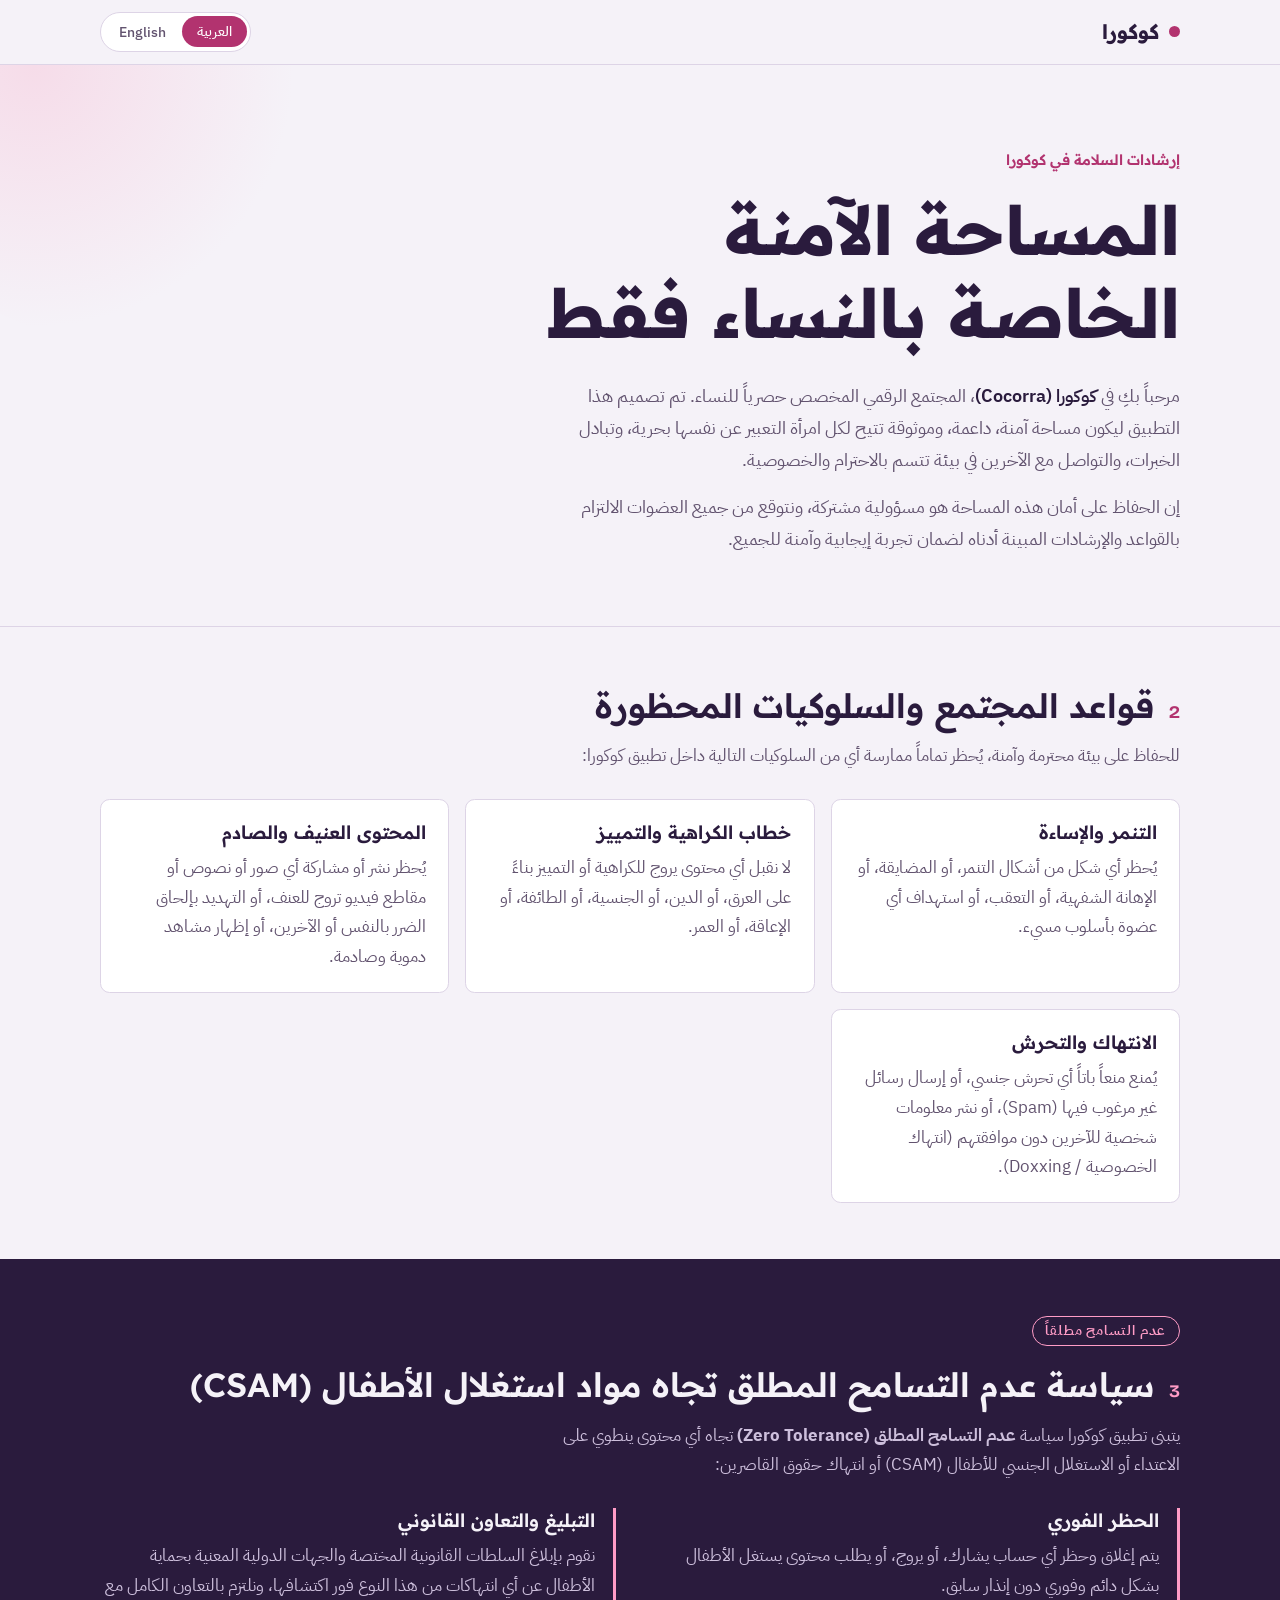
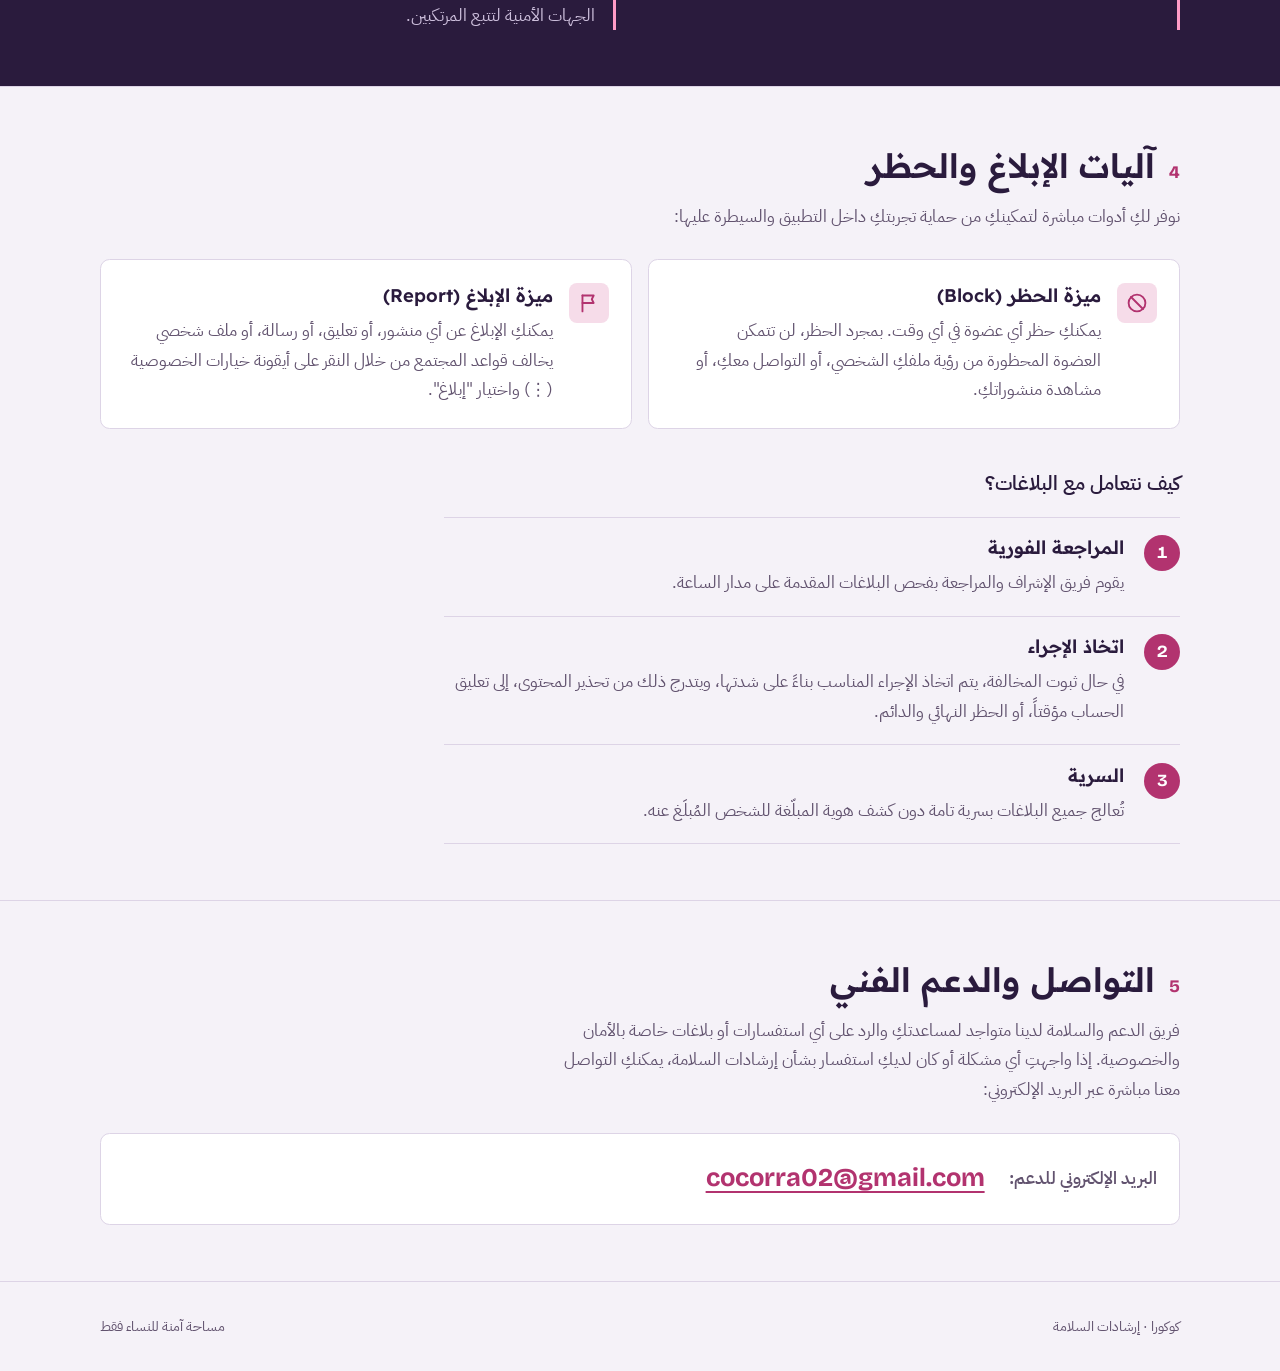
<file: index.html>
<!doctype html>
<html lang="ar" dir="rtl">
<head>
<meta charset="utf-8">
<meta name="viewport" content="width=device-width, initial-scale=1">
<title>Cocorra Safety Guidelines | إرشادات السلامة في كوكورا</title>
<meta name="description" content="Cocorra safety guidelines, a women-only safe space. إرشادات السلامة في كوكورا، المساحة الآمنة الخاصة بالنساء فقط.">
<link rel="preconnect" href="https://fonts.googleapis.com">
<link rel="preconnect" href="https://fonts.gstatic.com" crossorigin>
<link rel="stylesheet" href="https://fonts.googleapis.com/css2?family=Bricolage+Grotesque:wght@500;700;800&family=IBM+Plex+Sans:wght@400;500;600&family=IBM+Plex+Sans+Arabic:wght@400;500;600&family=Readex+Pro:wght@500;600;700&display=swap">
<link rel="stylesheet" href="style.css">
</head>
<body>
<input class="lang-radio" type="radio" name="lang" id="l-ar" checked aria-label="العربية">
<input class="lang-radio" type="radio" name="lang" id="l-en" aria-label="English">

<div class="page">
  <header class="bar">
    <div class="wrap">
      <a class="brand" href="#top"><span class="dot" aria-hidden="true"></span><span class="ar" lang="ar">كوكورا</span><span class="en" lang="en">Cocorra</span></a>
      <div class="switch" role="group" aria-label="Language / اللغة">
        <label class="lab-ar" for="l-ar" lang="ar">العربية</label>
        <label class="lab-en" for="l-en" lang="en">English</label>
      </div>
    </div>
  </header>

  <main id="top">
    <!-- 1. Welcome -->
    <div class="hero">
      <div class="wrap">
        <p class="eyebrow"><span class="ar" lang="ar">إرشادات السلامة في كوكورا</span><span class="en" lang="en">Cocorra Safety Guidelines</span></p>
        <h1><span class="ar" lang="ar">المساحة الآمنة الخاصة بالنساء فقط</span><span class="en" lang="en">A safe space for women only</span></h1>
        <p class="lead">
          <span class="ar" lang="ar">مرحباً بكِ في <strong>كوكورا (Cocorra)</strong>، المجتمع الرقمي المخصص حصرياً للنساء. تم تصميم هذا التطبيق ليكون مساحة آمنة، داعمة، وموثوقة تتيح لكل امرأة التعبير عن نفسها بحرية، وتبادل الخبرات، والتواصل مع الآخرين في بيئة تتسم بالاحترام والخصوصية.</span>
          <span class="en" lang="en">Welcome to <strong>Cocorra</strong>, the digital community built exclusively for women. The app is designed to be a safe, supportive and trusted space where every woman can express herself freely, share experiences and connect with others in an environment of respect and privacy.</span>
        </p>
        <p class="lead">
          <span class="ar" lang="ar">إن الحفاظ على أمان هذه المساحة هو مسؤولية مشتركة، ونتوقع من جميع العضوات الالتزام بالقواعد والإرشادات المبينة أدناه لضمان تجربة إيجابية وآمنة للجميع.</span>
          <span class="en" lang="en">Keeping this space safe is a shared responsibility. We expect every member to follow the rules and guidelines below so that everyone has a positive and secure experience.</span>
        </p>
      </div>
    </div>

    <!-- 2. Community rules -->
    <section id="rules">
      <div class="wrap">
        <div class="sec-head">
          <span class="sec-no">2</span>
          <h2><span class="ar" lang="ar">قواعد المجتمع والسلوكيات المحظورة</span><span class="en" lang="en">Community rules and prohibited behavior</span></h2>
        </div>
        <p class="sec-intro"><span class="ar" lang="ar">للحفاظ على بيئة محترمة وآمنة، يُحظر تماماً ممارسة أي من السلوكيات التالية داخل تطبيق كوكورا:</span><span class="en" lang="en">To keep this environment respectful and safe, none of the following behavior is allowed anywhere in Cocorra:</span></p>
        <ul class="rules">
          <li>
            <h3><span class="ar" lang="ar">التنمر والإساءة</span><span class="en" lang="en">Bullying and abuse</span></h3>
            <p><span class="ar" lang="ar">يُحظر أي شكل من أشكال التنمر، أو المضايقة، أو الإهانة الشفهية، أو التعقب، أو استهداف أي عضوة بأسلوب مسيء.</span><span class="en" lang="en">Any form of bullying, harassment, verbal insults, stalking, or targeting a member in an abusive way is prohibited.</span></p>
          </li>
          <li>
            <h3><span class="ar" lang="ar">خطاب الكراهية والتمييز</span><span class="en" lang="en">Hate speech and discrimination</span></h3>
            <p><span class="ar" lang="ar">لا نقبل أي محتوى يروج للكراهية أو التمييز بناءً على العرق، أو الدين، أو الجنسية، أو الطائفة، أو الإعاقة، أو العمر.</span><span class="en" lang="en">We do not accept content that promotes hatred or discrimination based on race, religion, nationality, sect, disability or age.</span></p>
          </li>
          <li>
            <h3><span class="ar" lang="ar">المحتوى العنيف والصادم</span><span class="en" lang="en">Violent and shocking content</span></h3>
            <p><span class="ar" lang="ar">يُحظر نشر أو مشاركة أي صور أو نصوص أو مقاطع فيديو تروج للعنف، أو التهديد بإلحاق الضرر بالنفس أو الآخرين، أو إظهار مشاهد دموية وصادمة.</span><span class="en" lang="en">Posting or sharing images, text or videos that promote violence, threaten harm to oneself or others, or show graphic and shocking scenes is prohibited.</span></p>
          </li>
          <li>
            <h3><span class="ar" lang="ar">الانتهاك والتحرش</span><span class="en" lang="en">Violations and harassment</span></h3>
            <p><span class="ar" lang="ar">يُمنع منعاً باتاً أي تحرش جنسي، أو إرسال رسائل غير مرغوب فيها (Spam)، أو نشر معلومات شخصية للآخرين دون موافقتهم (انتهاك الخصوصية / Doxxing).</span><span class="en" lang="en">Sexual harassment, unwanted messages (spam), and sharing other people's personal information without their consent (privacy violation / doxxing) are strictly forbidden.</span></p>
          </li>
        </ul>
      </div>
    </section>

    <!-- 3. Zero tolerance -->
    <section id="zero-tolerance" class="zero">
      <div class="wrap">
        <span class="tag"><span class="ar" lang="ar">عدم التسامح مطلقاً</span><span class="en" lang="en">Zero Tolerance</span></span>
        <div class="sec-head">
          <span class="sec-no">3</span>
          <h2><span class="ar" lang="ar">سياسة عدم التسامح المطلق تجاه مواد استغلال الأطفال (CSAM)</span><span class="en" lang="en">Zero-tolerance policy on child sexual abuse material (CSAM)</span></h2>
        </div>
        <p class="sec-intro"><span class="ar" lang="ar">يتبنى تطبيق كوكورا سياسة <strong>عدم التسامح المطلق (Zero Tolerance)</strong> تجاه أي محتوى ينطوي على الاعتداء أو الاستغلال الجنسي للأطفال (CSAM) أو انتهاك حقوق القاصرين:</span><span class="en" lang="en">Cocorra applies a <strong>Zero Tolerance</strong> policy to any content involving the sexual abuse or exploitation of children (CSAM) or the violation of minors' rights:</span></p>
        <ul class="acts">
          <li>
            <h3><span class="ar" lang="ar">الحظر الفوري</span><span class="en" lang="en">Immediate ban</span></h3>
            <p><span class="ar" lang="ar">يتم إغلاق وحظر أي حساب يشارك، أو يروج، أو يطلب محتوى يستغل الأطفال بشكل دائم وفوري دون إنذار سابق.</span><span class="en" lang="en">Any account that shares, promotes or requests content that exploits children is closed and banned permanently and immediately, without prior warning.</span></p>
          </li>
          <li>
            <h3><span class="ar" lang="ar">التبليغ والتعاون القانوني</span><span class="en" lang="en">Reporting and legal cooperation</span></h3>
            <p><span class="ar" lang="ar">نقوم بإبلاغ السلطات القانونية المختصة والجهات الدولية المعنية بحماية الأطفال عن أي انتهاكات من هذا النوع فور اكتشافها، ونلتزم بالتعاون الكامل مع الجهات الأمنية لتتبع المرتكبين.</span><span class="en" lang="en">We report any such violation to the competent legal authorities and international child-protection bodies as soon as we detect it, and we cooperate fully with law enforcement to trace those responsible.</span></p>
          </li>
        </ul>
      </div>
    </section>

    <!-- 4. Reporting and blocking -->
    <section id="report">
      <div class="wrap">
        <div class="sec-head">
          <span class="sec-no">4</span>
          <h2><span class="ar" lang="ar">آليات الإبلاغ والحظر</span><span class="en" lang="en">Reporting and blocking</span></h2>
        </div>
        <p class="sec-intro"><span class="ar" lang="ar">نوفر لكِ أدوات مباشرة لتمكينكِ من حماية تجربتكِ داخل التطبيق والسيطرة عليها:</span><span class="en" lang="en">We give you direct tools to protect and control your experience inside the app:</span></p>

        <div class="tools">
          <div class="tool">
            <svg viewBox="0 0 24 24" fill="none" stroke="currentColor" stroke-width="2" stroke-linecap="round" aria-hidden="true"><circle cx="12" cy="12" r="9"/><path d="M5.6 5.6l12.8 12.8"/></svg>
            <div>
              <h3><span class="ar" lang="ar">ميزة الحظر (Block)</span><span class="en" lang="en">Block</span></h3>
              <p><span class="ar" lang="ar">يمكنكِ حظر أي عضوة في أي وقت. بمجرد الحظر، لن تتمكن العضوة المحظورة من رؤية ملفكِ الشخصي، أو التواصل معكِ، أو مشاهدة منشوراتكِ.</span><span class="en" lang="en">You can block any member at any time. Once blocked, she can no longer see your profile, contact you, or view your posts.</span></p>
            </div>
          </div>
          <div class="tool">
            <svg viewBox="0 0 24 24" fill="none" stroke="currentColor" stroke-width="2" stroke-linecap="round" stroke-linejoin="round" aria-hidden="true"><path d="M5 21V4"/><path d="M5 4h12l-2 4 2 4H5"/></svg>
            <div>
              <h3><span class="ar" lang="ar">ميزة الإبلاغ (Report)</span><span class="en" lang="en">Report</span></h3>
              <p><span class="ar" lang="ar">يمكنكِ الإبلاغ عن أي منشور، أو تعليق، أو رسالة، أو ملف شخصي يخالف قواعد المجتمع من خلال النقر على أيقونة خيارات الخصوصية (⋮) واختيار "إبلاغ".</span><span class="en" lang="en">You can report any post, comment, message or profile that breaks the community rules. Tap the privacy options icon (⋮) and choose "Report".</span></p>
            </div>
          </div>
        </div>

        <p class="sub"><span class="ar" lang="ar">كيف نتعامل مع البلاغات؟</span><span class="en" lang="en">How we handle reports</span></p>
        <ol class="steps">
          <li>
            <div>
              <h3><span class="ar" lang="ar">المراجعة الفورية</span><span class="en" lang="en">Immediate review</span></h3>
              <p><span class="ar" lang="ar">يقوم فريق الإشراف والمراجعة بفحص البلاغات المقدمة على مدار الساعة.</span><span class="en" lang="en">Our moderation team reviews submitted reports around the clock.</span></p>
            </div>
          </li>
          <li>
            <div>
              <h3><span class="ar" lang="ar">اتخاذ الإجراء</span><span class="en" lang="en">Taking action</span></h3>
              <p><span class="ar" lang="ar">في حال ثبوت المخالفة، يتم اتخاذ الإجراء المناسب بناءً على شدتها، ويتدرج ذلك من تحذير المحتوى، إلى تعليق الحساب مؤقتاً، أو الحظر النهائي والدائم.</span><span class="en" lang="en">If the violation is confirmed, we take action based on its severity, ranging from a content warning to a temporary account suspension or a final, permanent ban.</span></p>
            </div>
          </li>
          <li>
            <div>
              <h3><span class="ar" lang="ar">السرية</span><span class="en" lang="en">Confidentiality</span></h3>
              <p><span class="ar" lang="ar">تُعالج جميع البلاغات بسرية تامة دون كشف هوية المبلّغة للشخص المُبلَغ عنه.</span><span class="en" lang="en">All reports are handled in complete confidence. The reporter's identity is never revealed to the person reported.</span></p>
            </div>
          </li>
        </ol>
      </div>
    </section>

    <!-- 5. Contact -->
    <section id="contact">
      <div class="wrap">
        <div class="sec-head">
          <span class="sec-no">5</span>
          <h2><span class="ar" lang="ar">التواصل والدعم الفني</span><span class="en" lang="en">Contact and support</span></h2>
        </div>
        <p class="sec-intro">
          <span class="ar" lang="ar">فريق الدعم والسلامة لدينا متواجد لمساعدتكِ والرد على أي استفسارات أو بلاغات خاصة بالأمان والخصوصية. إذا واجهتِ أي مشكلة أو كان لديكِ استفسار بشأن إرشادات السلامة، يمكنكِ التواصل معنا مباشرة عبر البريد الإلكتروني:</span>
          <span class="en" lang="en">Our support and safety team is here to help with any question or report about safety and privacy. If you run into a problem or have a question about these guidelines, contact us directly by email:</span>
        </p>
        <div class="contact">
          <span class="label"><span class="ar" lang="ar">البريد الإلكتروني للدعم:</span><span class="en" lang="en">Support email:</span></span>
          <a class="addr" href="mailto:cocorra02@gmail.com">cocorra02@gmail.com</a>
        </div>
      </div>
    </section>
  </main>

  <footer>
    <div class="wrap">
      <span><span class="ar" lang="ar">كوكورا · إرشادات السلامة</span><span class="en" lang="en">Cocorra · Safety Guidelines</span></span>
      <span><span class="ar" lang="ar">مساحة آمنة للنساء فقط</span><span class="en" lang="en">A safe space for women only</span></span>
    </div>
  </footer>
</div>
</body>
</html>
</file>
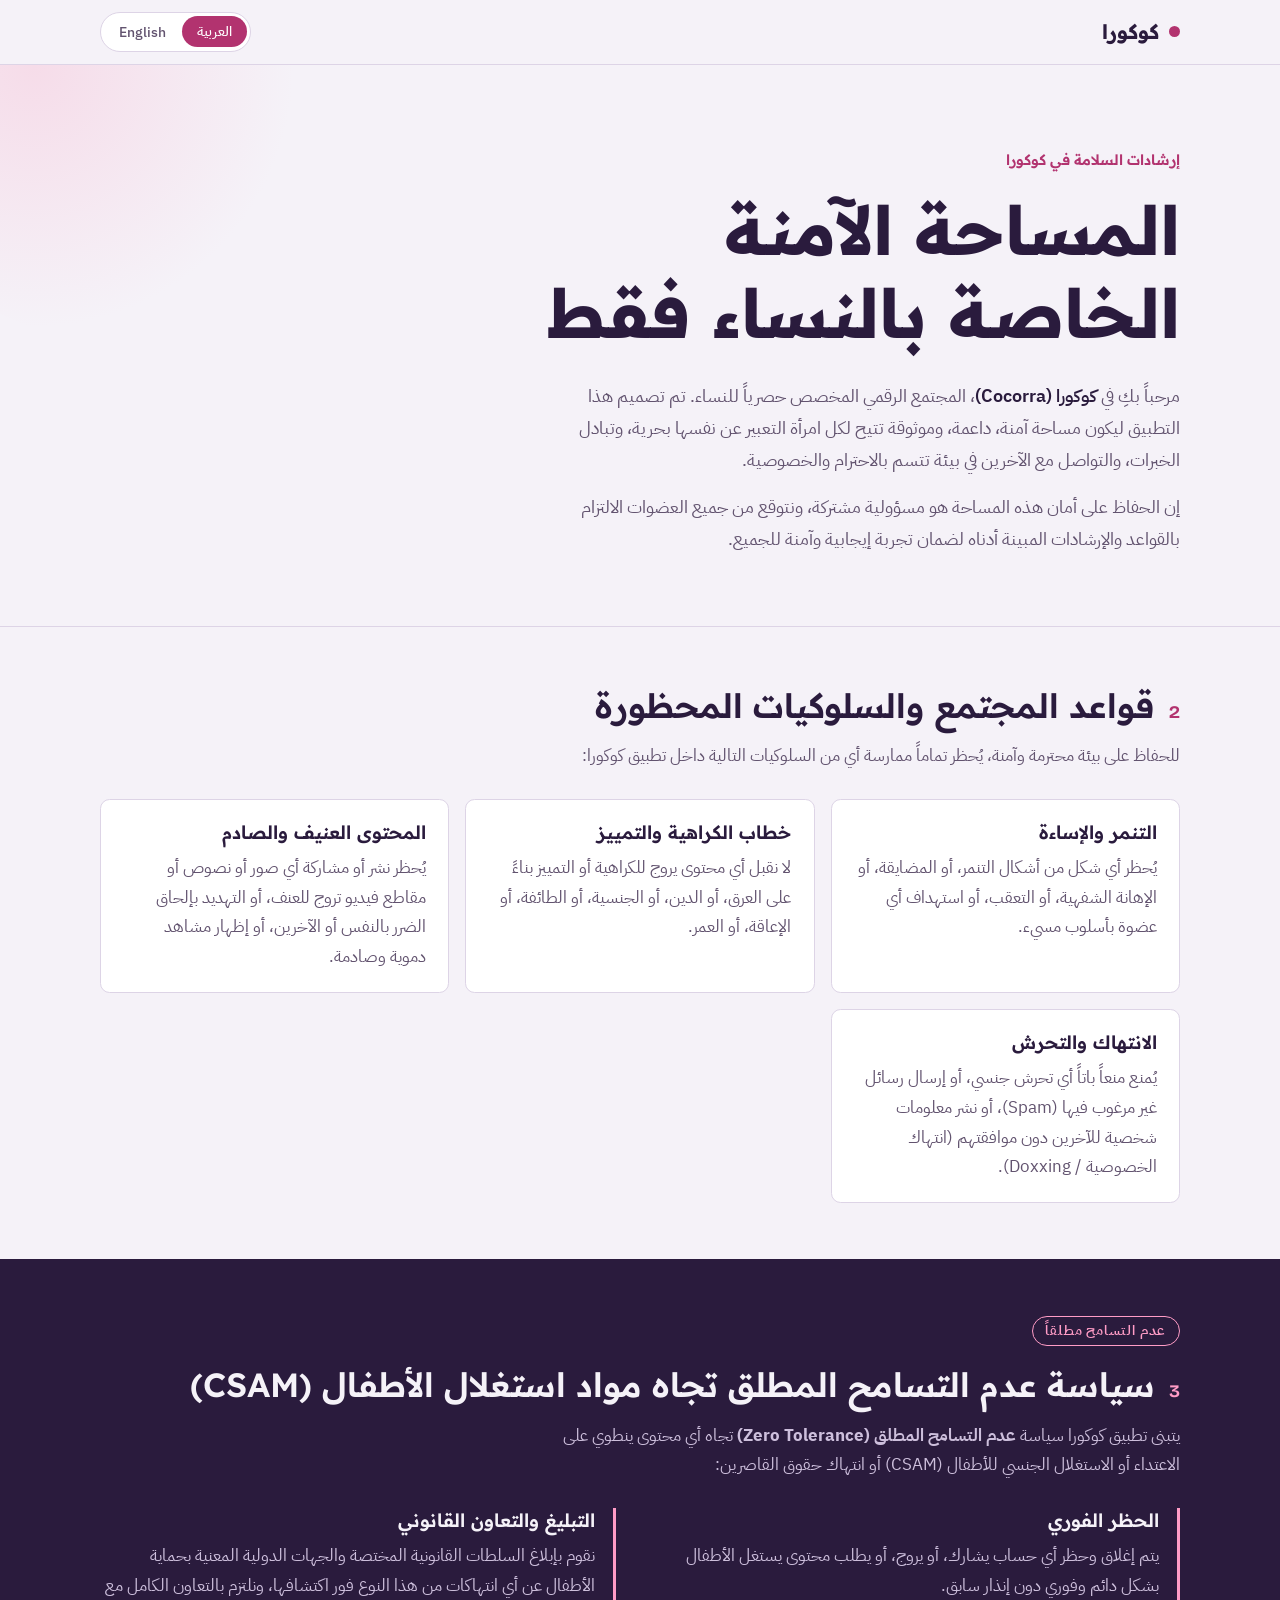
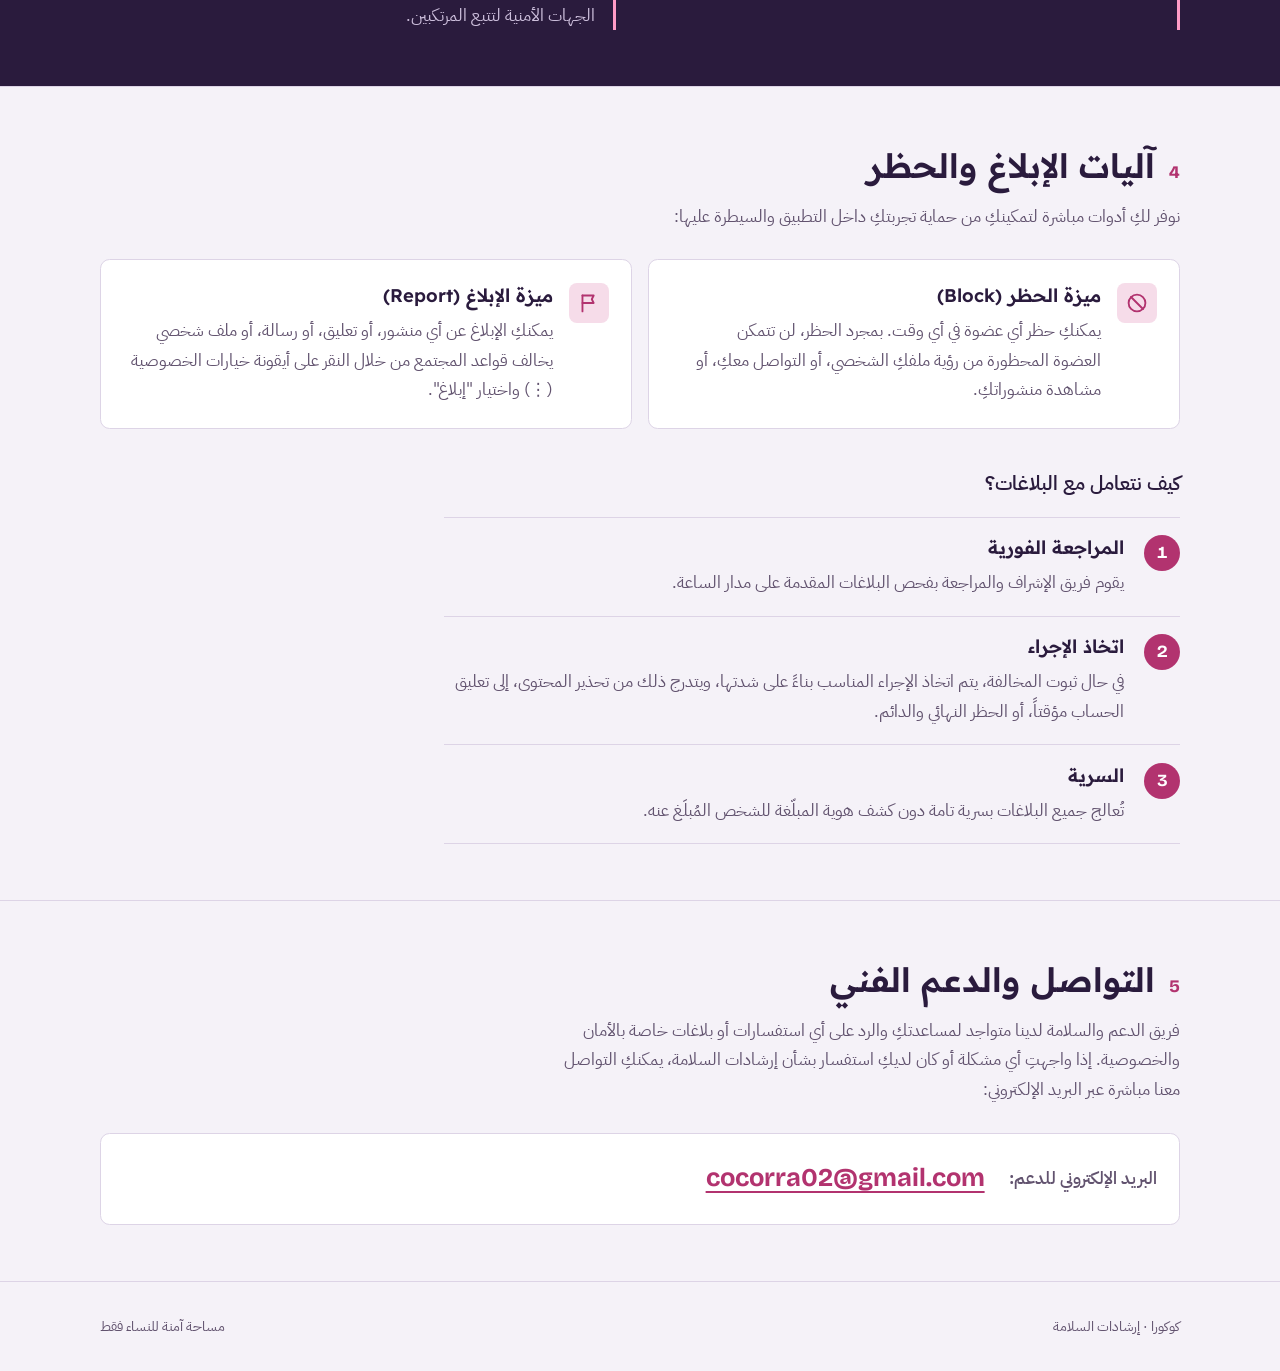
<file: Cocorra Safety Guidelines.html>
<!doctype html><html><head><meta charset=utf8><meta name=viewport content="width=device-width,initial-scale=1,viewport-fit=cover"><style>:root{color-scheme:light;box-sizing:border-box;padding-top:env(safe-area-inset-top,0px);padding-bottom:env(safe-area-inset-bottom,0px)}html{scroll-padding-top:env(safe-area-inset-top,0px)}body{margin:0;padding:0;font:14px -apple-system,BlinkMacSystemFont,sans-serif;background:#fff;color:#000}img{max-width:100%}[hidden]:not([hidden=until-found i]){display:none!important}</style></head><body>
<title>Cocorra Safety Guidelines</title>
<link rel="preconnect" href="https://fonts.googleapis.com">
<link rel="preconnect" href="https://fonts.gstatic.com" crossorigin>
<link rel="stylesheet" href="https://fonts.googleapis.com/css2?family=Bricolage+Grotesque:wght@500;700;800&family=IBM+Plex+Sans:wght@400;500;600&family=IBM+Plex+Sans+Arabic:wght@400;500;600&family=Readex+Pro:wght@500;600;700&display=swap">
<style>
/* Layout: a single calm reading column on a lilac ground. A sticky bar holds the AR/EN switch; the zero-tolerance policy is the one dark, heavy block, everything else stays light. Direction flips with the language through logical properties only. */
:root {
  --bg: #f5f2f8;
  --surface: #ffffff;
  --fg: #2a1b3d;
  --muted: #62536f;
  --line: #ddd4e6;
  --accent: #b2336f;
  --accent-soft: #f6dce9;
  --on-accent: #ffffff;
  --strong-bg: #2a1b3d;
  --strong-fg: #f5f2f8;
  --strong-muted: #cdbfdc;
  --strong-accent: #ff9cc6;

  --font-display-en: "Bricolage Grotesque", "IBM Plex Sans", system-ui, sans-serif;
  --font-body-en: "IBM Plex Sans", system-ui, sans-serif;
  --font-display-ar: "Readex Pro", "IBM Plex Sans Arabic", system-ui, sans-serif;
  --font-body-ar: "IBM Plex Sans Arabic", system-ui, sans-serif;
}
@media (prefers-color-scheme: dark) {
  :root:not([data-theme="light"]) {
    --bg: #150f1d;
    --surface: #211830;
    --fg: #f1ebf7;
    --muted: #b7a9c6;
    --line: #382a4a;
    --accent: #ff8fc0;
    --accent-soft: #3d2040;
    --on-accent: #2a1b3d;
    --strong-bg: #3a2352;
    --strong-fg: #f8f3fc;
    --strong-muted: #d8c9e8;
    --strong-accent: #ffb0d3;
    color-scheme: dark;
  }
}
:root[data-theme="dark"] {
  --bg: #150f1d;
  --surface: #211830;
  --fg: #f1ebf7;
  --muted: #b7a9c6;
  --line: #382a4a;
  --accent: #ff8fc0;
  --accent-soft: #3d2040;
  --on-accent: #2a1b3d;
  --strong-bg: #3a2352;
  --strong-fg: #f8f3fc;
  --strong-muted: #d8c9e8;
  --strong-accent: #ffb0d3;
  color-scheme: dark;
}

*, *::before, *::after { box-sizing: border-box; }
body {
  background: var(--bg);
  color: var(--fg);
  line-height: 1.75;
  font-size: 1.0625rem;
  -webkit-font-smoothing: antialiased;
}

/* Language switch: radios sit before .page so sibling selectors can drive everything */
.lang-radio { position: absolute; opacity: 0; pointer-events: none; }
.page { direction: rtl; min-height: 100vh; }
#l-en:checked ~ .page { direction: ltr; }
.en { display: none; }
#l-en:checked ~ .page .en { display: inline; }
#l-en:checked ~ .page .ar { display: none; }

.ar { font-family: var(--font-body-ar); }
.en { font-family: var(--font-body-en); }
h1 .ar, h2 .ar, h3 .ar, .brand .ar, .eyebrow .ar { font-family: var(--font-display-ar); }
h1 .en, h2 .en, h3 .en, .brand .en, .eyebrow .en { font-family: var(--font-display-en); }

.wrap { width: 100%; max-width: 70rem; margin-inline: auto; padding-inline: 1.25rem; }

/* Header */
.bar {
  position: sticky;
  top: env(safe-area-inset-top, 0px);
  z-index: 10;
  background: var(--bg);
  border-block-end: 1px solid var(--line);
}
.bar .wrap { display: flex; align-items: center; justify-content: space-between; gap: 1rem; padding-block: 0.75rem; }
.brand { display: flex; align-items: baseline; gap: 0.6rem; font-weight: 700; font-size: 1.25rem; color: var(--fg); text-decoration: none; }
.brand .dot { width: 0.7rem; height: 0.7rem; border-radius: 50%; background: var(--accent); align-self: center; }
.switch { display: inline-flex; border: 1px solid var(--line); border-radius: 999px; padding: 0.2rem; background: var(--surface); }
.switch label {
  padding: 0.3rem 0.95rem; border-radius: 999px; cursor: pointer;
  font-size: 0.9rem; line-height: 1.5; color: var(--muted); font-weight: 500;
}
.switch .lab-ar { font-family: var(--font-body-ar); }
.switch .lab-en { font-family: var(--font-body-en); }
#l-ar:checked ~ .page .lab-ar,
#l-en:checked ~ .page .lab-en { background: var(--accent); color: var(--on-accent); }
#l-ar:focus-visible ~ .page .lab-ar,
#l-en:focus-visible ~ .page .lab-en { outline: 3px solid var(--accent); outline-offset: 2px; }

/* Hero */
.hero { padding-block: clamp(2.5rem, 7vw, 5rem) clamp(2rem, 5vw, 3.5rem); position: relative; overflow: hidden; }
.hero::before {
  content: ""; position: absolute; inset-block-start: -9rem; inset-inline-end: -7rem;
  width: 26rem; height: 26rem; max-width: 70vw; max-height: 70vw; border-radius: 50%;
  background: radial-gradient(circle at 35% 35%, var(--accent-soft), transparent 68%);
  pointer-events: none;
}
.hero .wrap { position: relative; }
.eyebrow { display: inline-block; font-size: 0.9rem; font-weight: 600; color: var(--accent); margin: 0 0 1rem; }
#l-en:checked ~ .page .eyebrow { text-transform: uppercase; letter-spacing: 0.12em; font-size: 0.8rem; }
h1 { margin: 0 0 1.5rem; font-size: clamp(2.2rem, 6.5vw, 4.25rem); line-height: 1.2; font-weight: 700; text-wrap: balance; max-width: 18ch; }
#l-en:checked ~ .page h1 { font-weight: 800; letter-spacing: -0.02em; line-height: 1.08; }
.lead { max-width: 40rem; color: var(--muted); font-size: 1.15rem; margin: 0 0 0.9rem; text-wrap: pretty; }
.lead strong { color: var(--fg); font-weight: 600; }

/* Sections */
section { padding-block: clamp(2rem, 5vw, 3.5rem); border-block-start: 1px solid var(--line); }
.sec-head { display: flex; align-items: baseline; gap: 0.9rem; margin-block-end: 0.75rem; }
.sec-no { font-family: var(--font-display-en); font-weight: 700; color: var(--accent); font-size: 1.1rem; font-variant-numeric: tabular-nums; }
h2 { margin: 0; font-size: clamp(1.45rem, 3.6vw, 2.1rem); line-height: 1.35; font-weight: 600; text-wrap: balance; }
#l-en:checked ~ .page h2 { font-weight: 700; letter-spacing: -0.01em; line-height: 1.2; }
.sec-intro { max-width: 40rem; color: var(--muted); margin: 0 0 1.75rem; text-wrap: pretty; }

/* Rules grid */
.rules { list-style: none; margin: 0; padding: 0; display: grid; grid-template-columns: repeat(auto-fit, minmax(min(100%, 19rem), 1fr)); gap: 1rem; }
.rules li { background: var(--surface); border: 1px solid var(--line); border-radius: 0.6rem; padding: 1.25rem 1.4rem; min-width: 0; }
h3 { margin: 0 0 0.4rem; font-size: 1.15rem; line-height: 1.45; font-weight: 600; color: var(--fg); }
.rules p, .tool p, .steps p { margin: 0; color: var(--muted); text-wrap: pretty; }

/* Zero tolerance: the one heavy block */
.zero { background: var(--strong-bg); color: var(--strong-fg); border-block-start: 0; }
.zero .sec-no { color: var(--strong-accent); }
.zero .sec-intro { color: var(--strong-muted); }
.zero .tag {
  display: inline-block; margin-block-end: 1rem; padding: 0.15rem 0.8rem; border: 1px solid var(--strong-accent);
  border-radius: 999px; color: var(--strong-accent); font-size: 0.85rem; font-weight: 600; font-family: var(--font-body-en); letter-spacing: 0.06em; text-transform: uppercase;
}
.zero .acts { display: grid; grid-template-columns: repeat(auto-fit, minmax(min(100%, 19rem), 1fr)); gap: 2rem 3rem; margin: 0; padding: 0; list-style: none; }
.zero .acts li { border-inline-start: 3px solid var(--strong-accent); padding-inline-start: 1.1rem; min-width: 0; }
.zero h3 { color: var(--strong-fg); }
.zero .acts p { margin: 0; color: var(--strong-muted); text-wrap: pretty; }

/* Block / report tools */
.tools { display: grid; grid-template-columns: repeat(auto-fit, minmax(min(100%, 22rem), 1fr)); gap: 1rem; margin-block-end: 2.5rem; }
.tool { background: var(--surface); border: 1px solid var(--line); border-radius: 0.6rem; padding: 1.4rem; display: grid; grid-template-columns: auto 1fr; gap: 1rem; align-items: start; min-width: 0; }
.tool svg { width: 2.5rem; height: 2.5rem; padding: 0.55rem; border-radius: 0.5rem; background: var(--accent-soft); color: var(--accent); }
.tool .name-en { font-family: var(--font-display-en); }
.sub { margin: 0 0 1.25rem; font-size: 1.25rem; font-weight: 600; line-height: 1.4; }

/* Steps: a real sequence */
.steps { list-style: none; margin: 0; padding: 0; display: grid; gap: 0; counter-reset: step; max-width: 46rem; }
.steps li { counter-increment: step; display: grid; grid-template-columns: 2.5rem 1fr; gap: 1rem; padding-block: 1.1rem; border-block-start: 1px solid var(--line); }
.steps li:last-child { border-block-end: 1px solid var(--line); }
.steps li::before {
  content: counter(step); width: 2.25rem; height: 2.25rem; border-radius: 50%; background: var(--accent); color: var(--on-accent);
  display: grid; place-items: center; font-family: var(--font-display-en); font-weight: 700; font-variant-numeric: tabular-nums;
}
.steps li > div { min-width: 0; }

/* Contact */
.contact { display: flex; flex-wrap: wrap; align-items: center; gap: 1rem 1.5rem; background: var(--surface); border: 1px solid var(--line); border-radius: 0.6rem; padding: 1.4rem; }
.contact .label { color: var(--muted); font-weight: 600; }
.contact .addr { direction: ltr; unicode-bidi: isolate; font-family: var(--font-display-en); font-weight: 700; font-size: clamp(1.1rem, 4.5vw, 1.6rem); color: var(--accent); overflow-wrap: anywhere; user-select: all; }
.contact a.addr { text-decoration: underline; text-underline-offset: 0.2em; }
a:focus-visible { outline: 3px solid var(--accent); outline-offset: 3px; border-radius: 2px; }

footer { padding-block: 2rem; border-block-start: 1px solid var(--line); color: var(--muted); font-size: 0.9rem; }
footer .wrap { display: flex; flex-wrap: wrap; justify-content: space-between; gap: 0.5rem 1rem; }
</style>

<input class="lang-radio" type="radio" name="lang" id="l-ar" checked aria-label="العربية">
<input class="lang-radio" type="radio" name="lang" id="l-en" aria-label="English">

<div class="page">
  <header class="bar">
    <div class="wrap">
      <a class="brand" href="#top"><span class="dot" aria-hidden="true"></span><span class="ar" lang="ar">كوكورا</span><span class="en" lang="en">Cocorra</span></a>
      <div class="switch" role="group" aria-label="Language / اللغة">
        <label class="lab-ar" for="l-ar" lang="ar">العربية</label>
        <label class="lab-en" for="l-en" lang="en">English</label>
      </div>
    </div>
  </header>

  <main id="top">
    <!-- 1. Welcome -->
    <div class="hero">
      <div class="wrap">
        <p class="eyebrow"><span class="ar" lang="ar">إرشادات السلامة في كوكورا</span><span class="en" lang="en">Cocorra Safety Guidelines</span></p>
        <h1><span class="ar" lang="ar">المساحة الآمنة الخاصة بالنساء فقط</span><span class="en" lang="en">A safe space for women only</span></h1>
        <p class="lead">
          <span class="ar" lang="ar">مرحباً بكِ في <strong>كوكورا (Cocorra)</strong>، المجتمع الرقمي المخصص حصرياً للنساء. تم تصميم هذا التطبيق ليكون مساحة آمنة، داعمة، وموثوقة تتيح لكل امرأة التعبير عن نفسها بحرية، وتبادل الخبرات، والتواصل مع الآخرين في بيئة تتسم بالاحترام والخصوصية.</span>
          <span class="en" lang="en">Welcome to <strong>Cocorra</strong>, the digital community built exclusively for women. The app is designed to be a safe, supportive and trusted space where every woman can express herself freely, share experiences and connect with others in an environment of respect and privacy.</span>
        </p>
        <p class="lead">
          <span class="ar" lang="ar">إن الحفاظ على أمان هذه المساحة هو مسؤولية مشتركة، ونتوقع من جميع العضوات الالتزام بالقواعد والإرشادات المبينة أدناه لضمان تجربة إيجابية وآمنة للجميع.</span>
          <span class="en" lang="en">Keeping this space safe is a shared responsibility. We expect every member to follow the rules and guidelines below so that everyone has a positive and secure experience.</span>
        </p>
      </div>
    </div>

    <!-- 2. Community rules -->
    <section id="rules">
      <div class="wrap">
        <div class="sec-head">
          <span class="sec-no">2</span>
          <h2><span class="ar" lang="ar">قواعد المجتمع والسلوكيات المحظورة</span><span class="en" lang="en">Community rules and prohibited behavior</span></h2>
        </div>
        <p class="sec-intro"><span class="ar" lang="ar">للحفاظ على بيئة محترمة وآمنة، يُحظر تماماً ممارسة أي من السلوكيات التالية داخل تطبيق كوكورا:</span><span class="en" lang="en">To keep this environment respectful and safe, none of the following behavior is allowed anywhere in Cocorra:</span></p>
        <ul class="rules">
          <li>
            <h3><span class="ar" lang="ar">التنمر والإساءة</span><span class="en" lang="en">Bullying and abuse</span></h3>
            <p><span class="ar" lang="ar">يُحظر أي شكل من أشكال التنمر، أو المضايقة، أو الإهانة الشفهية، أو التعقب، أو استهداف أي عضوة بأسلوب مسيء.</span><span class="en" lang="en">Any form of bullying, harassment, verbal insults, stalking, or targeting a member in an abusive way is prohibited.</span></p>
          </li>
          <li>
            <h3><span class="ar" lang="ar">خطاب الكراهية والتمييز</span><span class="en" lang="en">Hate speech and discrimination</span></h3>
            <p><span class="ar" lang="ar">لا نقبل أي محتوى يروج للكراهية أو التمييز بناءً على العرق، أو الدين، أو الجنسية، أو الطائفة، أو الإعاقة، أو العمر.</span><span class="en" lang="en">We do not accept content that promotes hatred or discrimination based on race, religion, nationality, sect, disability or age.</span></p>
          </li>
          <li>
            <h3><span class="ar" lang="ar">المحتوى العنيف والصادم</span><span class="en" lang="en">Violent and shocking content</span></h3>
            <p><span class="ar" lang="ar">يُحظر نشر أو مشاركة أي صور أو نصوص أو مقاطع فيديو تروج للعنف، أو التهديد بإلحاق الضرر بالنفس أو الآخرين، أو إظهار مشاهد دموية وصادمة.</span><span class="en" lang="en">Posting or sharing images, text or videos that promote violence, threaten harm to oneself or others, or show graphic and shocking scenes is prohibited.</span></p>
          </li>
          <li>
            <h3><span class="ar" lang="ar">الانتهاك والتحرش</span><span class="en" lang="en">Violations and harassment</span></h3>
            <p><span class="ar" lang="ar">يُمنع منعاً باتاً أي تحرش جنسي، أو إرسال رسائل غير مرغوب فيها (Spam)، أو نشر معلومات شخصية للآخرين دون موافقتهم (انتهاك الخصوصية / Doxxing).</span><span class="en" lang="en">Sexual harassment, unwanted messages (spam), and sharing other people's personal information without their consent (privacy violation / doxxing) are strictly forbidden.</span></p>
          </li>
        </ul>
      </div>
    </section>

    <!-- 3. Zero tolerance -->
    <section id="zero-tolerance" class="zero">
      <div class="wrap">
        <span class="tag"><span class="ar" lang="ar">عدم التسامح مطلقاً</span><span class="en" lang="en">Zero Tolerance</span></span>
        <div class="sec-head">
          <span class="sec-no">3</span>
          <h2><span class="ar" lang="ar">سياسة عدم التسامح المطلق تجاه مواد استغلال الأطفال (CSAM)</span><span class="en" lang="en">Zero-tolerance policy on child sexual abuse material (CSAM)</span></h2>
        </div>
        <p class="sec-intro"><span class="ar" lang="ar">يتبنى تطبيق كوكورا سياسة <strong>عدم التسامح المطلق (Zero Tolerance)</strong> تجاه أي محتوى ينطوي على الاعتداء أو الاستغلال الجنسي للأطفال (CSAM) أو انتهاك حقوق القاصرين:</span><span class="en" lang="en">Cocorra applies a <strong>Zero Tolerance</strong> policy to any content involving the sexual abuse or exploitation of children (CSAM) or the violation of minors' rights:</span></p>
        <ul class="acts">
          <li>
            <h3><span class="ar" lang="ar">الحظر الفوري</span><span class="en" lang="en">Immediate ban</span></h3>
            <p><span class="ar" lang="ar">يتم إغلاق وحظر أي حساب يشارك، أو يروج، أو يطلب محتوى يستغل الأطفال بشكل دائم وفوري دون إنذار سابق.</span><span class="en" lang="en">Any account that shares, promotes or requests content that exploits children is closed and banned permanently and immediately, without prior warning.</span></p>
          </li>
          <li>
            <h3><span class="ar" lang="ar">التبليغ والتعاون القانوني</span><span class="en" lang="en">Reporting and legal cooperation</span></h3>
            <p><span class="ar" lang="ar">نقوم بإبلاغ السلطات القانونية المختصة والجهات الدولية المعنية بحماية الأطفال عن أي انتهاكات من هذا النوع فور اكتشافها، ونلتزم بالتعاون الكامل مع الجهات الأمنية لتتبع المرتكبين.</span><span class="en" lang="en">We report any such violation to the competent legal authorities and international child-protection bodies as soon as we detect it, and we cooperate fully with law enforcement to trace those responsible.</span></p>
          </li>
        </ul>
      </div>
    </section>

    <!-- 4. Reporting and blocking -->
    <section id="report">
      <div class="wrap">
        <div class="sec-head">
          <span class="sec-no">4</span>
          <h2><span class="ar" lang="ar">آليات الإبلاغ والحظر</span><span class="en" lang="en">Reporting and blocking</span></h2>
        </div>
        <p class="sec-intro"><span class="ar" lang="ar">نوفر لكِ أدوات مباشرة لتمكينكِ من حماية تجربتكِ داخل التطبيق والسيطرة عليها:</span><span class="en" lang="en">We give you direct tools to protect and control your experience inside the app:</span></p>

        <div class="tools">
          <div class="tool">
            <svg viewBox="0 0 24 24" fill="none" stroke="currentColor" stroke-width="2" stroke-linecap="round" aria-hidden="true"><circle cx="12" cy="12" r="9"/><path d="M5.6 5.6l12.8 12.8"/></svg>
            <div>
              <h3><span class="ar" lang="ar">ميزة الحظر (Block)</span><span class="en" lang="en">Block</span></h3>
              <p><span class="ar" lang="ar">يمكنكِ حظر أي عضوة في أي وقت. بمجرد الحظر، لن تتمكن العضوة المحظورة من رؤية ملفكِ الشخصي، أو التواصل معكِ، أو مشاهدة منشوراتكِ.</span><span class="en" lang="en">You can block any member at any time. Once blocked, she can no longer see your profile, contact you, or view your posts.</span></p>
            </div>
          </div>
          <div class="tool">
            <svg viewBox="0 0 24 24" fill="none" stroke="currentColor" stroke-width="2" stroke-linecap="round" stroke-linejoin="round" aria-hidden="true"><path d="M5 21V4"/><path d="M5 4h12l-2 4 2 4H5"/></svg>
            <div>
              <h3><span class="ar" lang="ar">ميزة الإبلاغ (Report)</span><span class="en" lang="en">Report</span></h3>
              <p><span class="ar" lang="ar">يمكنكِ الإبلاغ عن أي منشور، أو تعليق، أو رسالة، أو ملف شخصي يخالف قواعد المجتمع من خلال النقر على أيقونة خيارات الخصوصية (⋮) واختيار "إبلاغ".</span><span class="en" lang="en">You can report any post, comment, message or profile that breaks the community rules. Tap the privacy options icon (⋮) and choose "Report".</span></p>
            </div>
          </div>
        </div>

        <p class="sub"><span class="ar" lang="ar">كيف نتعامل مع البلاغات؟</span><span class="en" lang="en">How we handle reports</span></p>
        <ol class="steps">
          <li>
            <div>
              <h3><span class="ar" lang="ar">المراجعة الفورية</span><span class="en" lang="en">Immediate review</span></h3>
              <p><span class="ar" lang="ar">يقوم فريق الإشراف والمراجعة بفحص البلاغات المقدمة على مدار الساعة.</span><span class="en" lang="en">Our moderation team reviews submitted reports around the clock.</span></p>
            </div>
          </li>
          <li>
            <div>
              <h3><span class="ar" lang="ar">اتخاذ الإجراء</span><span class="en" lang="en">Taking action</span></h3>
              <p><span class="ar" lang="ar">في حال ثبوت المخالفة، يتم اتخاذ الإجراء المناسب بناءً على شدتها، ويتدرج ذلك من تحذير المحتوى، إلى تعليق الحساب مؤقتاً، أو الحظر النهائي والدائم.</span><span class="en" lang="en">If the violation is confirmed, we take action based on its severity, ranging from a content warning to a temporary account suspension or a final, permanent ban.</span></p>
            </div>
          </li>
          <li>
            <div>
              <h3><span class="ar" lang="ar">السرية</span><span class="en" lang="en">Confidentiality</span></h3>
              <p><span class="ar" lang="ar">تُعالج جميع البلاغات بسرية تامة دون كشف هوية المبلّغة للشخص المُبلَغ عنه.</span><span class="en" lang="en">All reports are handled in complete confidence. The reporter's identity is never revealed to the person reported.</span></p>
            </div>
          </li>
        </ol>
      </div>
    </section>

    <!-- 5. Contact -->
    <section id="contact">
      <div class="wrap">
        <div class="sec-head">
          <span class="sec-no">5</span>
          <h2><span class="ar" lang="ar">التواصل والدعم الفني</span><span class="en" lang="en">Contact and support</span></h2>
        </div>
        <p class="sec-intro">
          <span class="ar" lang="ar">فريق الدعم والسلامة لدينا متواجد لمساعدتكِ والرد على أي استفسارات أو بلاغات خاصة بالأمان والخصوصية. إذا واجهتِ أي مشكلة أو كان لديكِ استفسار بشأن إرشادات السلامة، يمكنكِ التواصل معنا مباشرة عبر البريد الإلكتروني:</span>
          <span class="en" lang="en">Our support and safety team is here to help with any question or report about safety and privacy. If you run into a problem or have a question about these guidelines, contact us directly by email:</span>
        </p>
        <div class="contact">
          <span class="label"><span class="ar" lang="ar">البريد الإلكتروني للدعم:</span><span class="en" lang="en">Support email:</span></span>
          <a class="addr" href="mailto:cocorra02@gmail.com">cocorra02@gmail.com</a>
        </div>
      </div>
    </section>
  </main>

  <footer>
    <div class="wrap">
      <span><span class="ar" lang="ar">كوكورا · إرشادات السلامة</span><span class="en" lang="en">Cocorra · Safety Guidelines</span></span>
      <span><span class="ar" lang="ar">مساحة آمنة للنساء فقط</span><span class="en" lang="en">A safe space for women only</span></span>
    </div>
  </footer>
</div>

</body></html>
</file>
<file: style.css>
/* Base reset (the hosting skeleton used to provide this) */
html { color-scheme: light; }
body { margin: 0; font-family: system-ui, sans-serif; }
img { max-width: 100%; }
[hidden] { display: none !important; }

/* Layout: a single calm reading column on a lilac ground. A sticky bar holds the AR/EN switch; the zero-tolerance policy is the one dark, heavy block, everything else stays light. Direction flips with the language through logical properties only. */
:root {
  --bg: #f5f2f8;
  --surface: #ffffff;
  --fg: #2a1b3d;
  --muted: #62536f;
  --line: #ddd4e6;
  --accent: #b2336f;
  --accent-soft: #f6dce9;
  --on-accent: #ffffff;
  --strong-bg: #2a1b3d;
  --strong-fg: #f5f2f8;
  --strong-muted: #cdbfdc;
  --strong-accent: #ff9cc6;

  --font-display-en: "Bricolage Grotesque", "IBM Plex Sans", system-ui, sans-serif;
  --font-body-en: "IBM Plex Sans", system-ui, sans-serif;
  --font-display-ar: "Readex Pro", "IBM Plex Sans Arabic", system-ui, sans-serif;
  --font-body-ar: "IBM Plex Sans Arabic", system-ui, sans-serif;
}
@media (prefers-color-scheme: dark) {
  :root:not([data-theme="light"]) {
    --bg: #150f1d;
    --surface: #211830;
    --fg: #f1ebf7;
    --muted: #b7a9c6;
    --line: #382a4a;
    --accent: #ff8fc0;
    --accent-soft: #3d2040;
    --on-accent: #2a1b3d;
    --strong-bg: #3a2352;
    --strong-fg: #f8f3fc;
    --strong-muted: #d8c9e8;
    --strong-accent: #ffb0d3;
    color-scheme: dark;
  }
}
:root[data-theme="dark"] {
  --bg: #150f1d;
  --surface: #211830;
  --fg: #f1ebf7;
  --muted: #b7a9c6;
  --line: #382a4a;
  --accent: #ff8fc0;
  --accent-soft: #3d2040;
  --on-accent: #2a1b3d;
  --strong-bg: #3a2352;
  --strong-fg: #f8f3fc;
  --strong-muted: #d8c9e8;
  --strong-accent: #ffb0d3;
  color-scheme: dark;
}

*, *::before, *::after { box-sizing: border-box; }
body {
  background: var(--bg);
  color: var(--fg);
  line-height: 1.75;
  font-size: 1.0625rem;
  -webkit-font-smoothing: antialiased;
}

/* Language switch: radios sit before .page so sibling selectors can drive everything */
.lang-radio { position: absolute; opacity: 0; pointer-events: none; }
.page { direction: rtl; min-height: 100vh; }
#l-en:checked ~ .page { direction: ltr; }
.en { display: none; }
#l-en:checked ~ .page .en { display: inline; }
#l-en:checked ~ .page .ar { display: none; }

.ar { font-family: var(--font-body-ar); }
.en { font-family: var(--font-body-en); }
h1 .ar, h2 .ar, h3 .ar, .brand .ar, .eyebrow .ar { font-family: var(--font-display-ar); }
h1 .en, h2 .en, h3 .en, .brand .en, .eyebrow .en { font-family: var(--font-display-en); }

.wrap { width: 100%; max-width: 70rem; margin-inline: auto; padding-inline: 1.25rem; }

/* Header */
.bar {
  position: sticky;
  top: env(safe-area-inset-top, 0px);
  z-index: 10;
  background: var(--bg);
  border-block-end: 1px solid var(--line);
}
.bar .wrap { display: flex; align-items: center; justify-content: space-between; gap: 1rem; padding-block: 0.75rem; }
.brand { display: flex; align-items: baseline; gap: 0.6rem; font-weight: 700; font-size: 1.25rem; color: var(--fg); text-decoration: none; }
.brand .dot { width: 0.7rem; height: 0.7rem; border-radius: 50%; background: var(--accent); align-self: center; }
.switch { display: inline-flex; border: 1px solid var(--line); border-radius: 999px; padding: 0.2rem; background: var(--surface); }
.switch label {
  padding: 0.3rem 0.95rem; border-radius: 999px; cursor: pointer;
  font-size: 0.9rem; line-height: 1.5; color: var(--muted); font-weight: 500;
}
.switch .lab-ar { font-family: var(--font-body-ar); }
.switch .lab-en { font-family: var(--font-body-en); }
#l-ar:checked ~ .page .lab-ar,
#l-en:checked ~ .page .lab-en { background: var(--accent); color: var(--on-accent); }
#l-ar:focus-visible ~ .page .lab-ar,
#l-en:focus-visible ~ .page .lab-en { outline: 3px solid var(--accent); outline-offset: 2px; }

/* Hero */
.hero { padding-block: clamp(2.5rem, 7vw, 5rem) clamp(2rem, 5vw, 3.5rem); position: relative; overflow: hidden; }
.hero::before {
  content: ""; position: absolute; inset-block-start: -9rem; inset-inline-end: -7rem;
  width: 26rem; height: 26rem; max-width: 70vw; max-height: 70vw; border-radius: 50%;
  background: radial-gradient(circle at 35% 35%, var(--accent-soft), transparent 68%);
  pointer-events: none;
}
.hero .wrap { position: relative; }
.eyebrow { display: inline-block; font-size: 0.9rem; font-weight: 600; color: var(--accent); margin: 0 0 1rem; }
#l-en:checked ~ .page .eyebrow { text-transform: uppercase; letter-spacing: 0.12em; font-size: 0.8rem; }
h1 { margin: 0 0 1.5rem; font-size: clamp(2.2rem, 6.5vw, 4.25rem); line-height: 1.2; font-weight: 700; text-wrap: balance; max-width: 18ch; }
#l-en:checked ~ .page h1 { font-weight: 800; letter-spacing: -0.02em; line-height: 1.08; }
.lead { max-width: 40rem; color: var(--muted); font-size: 1.15rem; margin: 0 0 0.9rem; text-wrap: pretty; }
.lead strong { color: var(--fg); font-weight: 600; }

/* Sections */
section { padding-block: clamp(2rem, 5vw, 3.5rem); border-block-start: 1px solid var(--line); }
.sec-head { display: flex; align-items: baseline; gap: 0.9rem; margin-block-end: 0.75rem; }
.sec-no { font-family: var(--font-display-en); font-weight: 700; color: var(--accent); font-size: 1.1rem; font-variant-numeric: tabular-nums; }
h2 { margin: 0; font-size: clamp(1.45rem, 3.6vw, 2.1rem); line-height: 1.35; font-weight: 600; text-wrap: balance; }
#l-en:checked ~ .page h2 { font-weight: 700; letter-spacing: -0.01em; line-height: 1.2; }
.sec-intro { max-width: 40rem; color: var(--muted); margin: 0 0 1.75rem; text-wrap: pretty; }

/* Rules grid */
.rules { list-style: none; margin: 0; padding: 0; display: grid; grid-template-columns: repeat(auto-fit, minmax(min(100%, 19rem), 1fr)); gap: 1rem; }
.rules li { background: var(--surface); border: 1px solid var(--line); border-radius: 0.6rem; padding: 1.25rem 1.4rem; min-width: 0; }
h3 { margin: 0 0 0.4rem; font-size: 1.15rem; line-height: 1.45; font-weight: 600; color: var(--fg); }
.rules p, .tool p, .steps p { margin: 0; color: var(--muted); text-wrap: pretty; }

/* Zero tolerance: the one heavy block */
.zero { background: var(--strong-bg); color: var(--strong-fg); border-block-start: 0; }
.zero .sec-no { color: var(--strong-accent); }
.zero .sec-intro { color: var(--strong-muted); }
.zero .tag {
  display: inline-block; margin-block-end: 1rem; padding: 0.15rem 0.8rem; border: 1px solid var(--strong-accent);
  border-radius: 999px; color: var(--strong-accent); font-size: 0.85rem; font-weight: 600; font-family: var(--font-body-en); letter-spacing: 0.06em; text-transform: uppercase;
}
.zero .acts { display: grid; grid-template-columns: repeat(auto-fit, minmax(min(100%, 19rem), 1fr)); gap: 2rem 3rem; margin: 0; padding: 0; list-style: none; }
.zero .acts li { border-inline-start: 3px solid var(--strong-accent); padding-inline-start: 1.1rem; min-width: 0; }
.zero h3 { color: var(--strong-fg); }
.zero .acts p { margin: 0; color: var(--strong-muted); text-wrap: pretty; }

/* Block / report tools */
.tools { display: grid; grid-template-columns: repeat(auto-fit, minmax(min(100%, 22rem), 1fr)); gap: 1rem; margin-block-end: 2.5rem; }
.tool { background: var(--surface); border: 1px solid var(--line); border-radius: 0.6rem; padding: 1.4rem; display: grid; grid-template-columns: auto 1fr; gap: 1rem; align-items: start; min-width: 0; }
.tool svg { width: 2.5rem; height: 2.5rem; padding: 0.55rem; border-radius: 0.5rem; background: var(--accent-soft); color: var(--accent); }
.tool .name-en { font-family: var(--font-display-en); }
.sub { margin: 0 0 1.25rem; font-size: 1.25rem; font-weight: 600; line-height: 1.4; }

/* Steps: a real sequence */
.steps { list-style: none; margin: 0; padding: 0; display: grid; gap: 0; counter-reset: step; max-width: 46rem; }
.steps li { counter-increment: step; display: grid; grid-template-columns: 2.5rem 1fr; gap: 1rem; padding-block: 1.1rem; border-block-start: 1px solid var(--line); }
.steps li:last-child { border-block-end: 1px solid var(--line); }
.steps li::before {
  content: counter(step); width: 2.25rem; height: 2.25rem; border-radius: 50%; background: var(--accent); color: var(--on-accent);
  display: grid; place-items: center; font-family: var(--font-display-en); font-weight: 700; font-variant-numeric: tabular-nums;
}
.steps li > div { min-width: 0; }

/* Contact */
.contact { display: flex; flex-wrap: wrap; align-items: center; gap: 1rem 1.5rem; background: var(--surface); border: 1px solid var(--line); border-radius: 0.6rem; padding: 1.4rem; }
.contact .label { color: var(--muted); font-weight: 600; }
.contact .addr { direction: ltr; unicode-bidi: isolate; font-family: var(--font-display-en); font-weight: 700; font-size: clamp(1.1rem, 4.5vw, 1.6rem); color: var(--accent); overflow-wrap: anywhere; user-select: all; }
.contact a.addr { text-decoration: underline; text-underline-offset: 0.2em; }
a:focus-visible { outline: 3px solid var(--accent); outline-offset: 3px; border-radius: 2px; }

footer { padding-block: 2rem; border-block-start: 1px solid var(--line); color: var(--muted); font-size: 0.9rem; }
footer .wrap { display: flex; flex-wrap: wrap; justify-content: space-between; gap: 0.5rem 1rem; }
</file>
